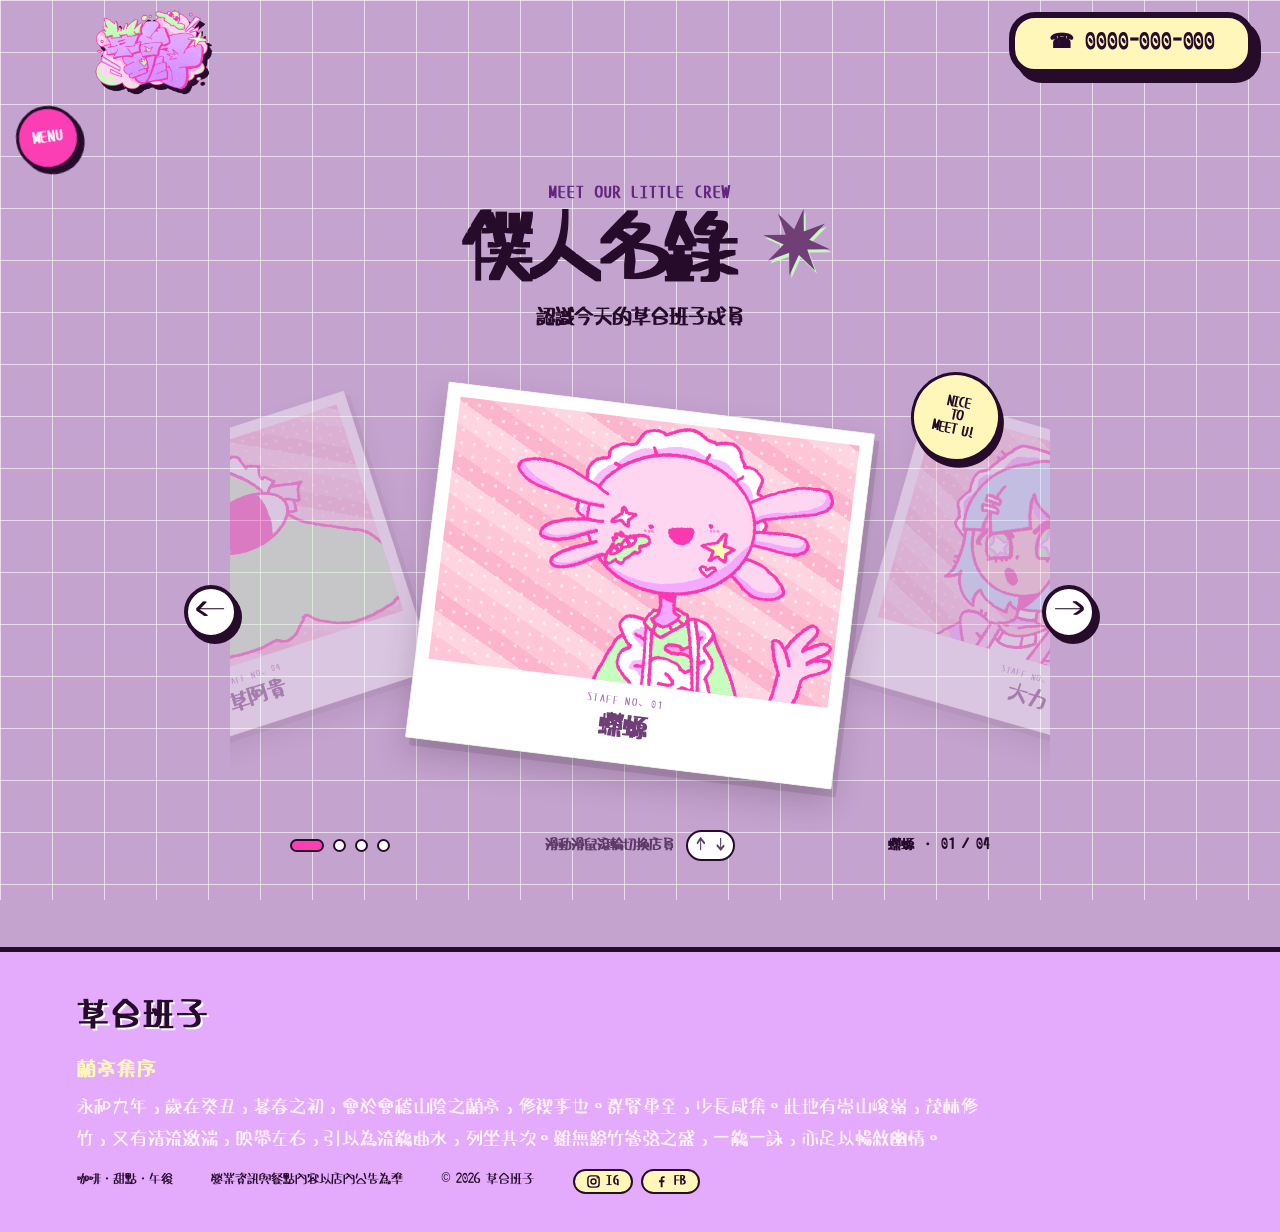
<file: staff.html>
<!doctype html>
<html lang="zh-Hant">
  <head>
    <meta charset="UTF-8" />
    <meta name="viewport" content="width=device-width, initial-scale=1.0" />
    <meta name="theme-color" content="#e4aafb" />
    <meta name="description" content="認識草台班子的店員與角色。" />
    <title>僕人名錄｜草台班子</title>
    <script>try{const key='caotai-neon-intro-v1';if(!sessionStorage.getItem(key)&&!matchMedia('(prefers-reduced-motion: reduce)').matches){sessionStorage.setItem(key,'played');document.documentElement.classList.add('play-neon-intro')}}catch{}</script>
    <link rel="stylesheet" href="assets/styles.css" />
    <script src="assets/site.js" defer></script>
  </head>
  <body>
    <div class="site-intro" data-site-intro aria-label="草台班子霓虹開場">
      <img class="intro-logo-outline" src="assets/images/logo-outline.png" alt="" aria-hidden="true" />
      <img class="intro-logo-color" src="assets/images/figma-image-4.png" alt="" aria-hidden="true" />
      <button class="intro-skip" type="button" data-intro-skip>略過動畫</button>
    </div>
    <button class="menu-sticker" type="button" aria-expanded="false" aria-controls="page-menu">MENU</button>
    <aside class="bubble-overlay" id="page-menu" aria-hidden="true" aria-label="頁面跳轉選單">
      <nav class="bubble-menu-items"><a class="bubble-pill" href="index.html" style="--bubble-tilt:-6deg;--bubble-delay:0ms">首頁 <span>↗</span></a><a class="bubble-pill" href="menu.html" style="--bubble-tilt:5deg;--bubble-delay:90ms">菜單 <span>↗</span></a><a class="bubble-pill" href="staff.html" style="--bubble-tilt:-4deg;--bubble-delay:180ms">僕人名錄 <span>↗</span></a><a class="bubble-pill" href="index.html#visit" style="--bubble-tilt:6deg;--bubble-delay:270ms">來店須知 <span>↗</span></a></nav>
    </aside>
    <button class="bubble-menu-backdrop" type="button" aria-label="關閉選單" tabindex="-1"></button>
    <header class="site-header">
      <a class="brand-mark" href="index.html" aria-label="草台班子首頁"><img src="assets/images/figma-image-4.png" alt="草台班子塗鴉標誌" /></a>
      <a class="phone-pill" href="tel:000000000">☎ <span>0000-000-000</span></a>
    </header>

    <main class="staff-page">
      <section class="staff-heading section-wrap">
        <p class="eyebrow">MEET OUR LITTLE CREW</p>
        <h1>僕人名錄 <span aria-hidden="true">✷</span></h1>
        <p>認識今天的草台班子成員</p>
      </section>

      <section class="staff-gallery" data-staff-gallery tabindex="0" role="region" aria-label="店員拍立得輪播" aria-describedby="staff-wheel-hint">
        <button class="staff-arrow staff-prev" type="button" data-staff-prev aria-label="上一位店員">←</button>
        <div class="staff-stage">
          <article class="staff-slide is-active" data-staff-slide aria-label="蠑螈，1 / 4">
            <button class="staff-polaroid" type="button" data-staff-detail aria-label="查看蠑螈全身立繪"><span class="staff-photo"><img src="assets/images/staff/店員1.PNG" alt="蠑螈角色立繪" /></span><span class="staff-caption"><span>STAFF NO. 01</span><strong>蠑螈</strong></span></button>
          </article>
          <article class="staff-slide" data-staff-slide aria-label="大力，2 / 4" aria-hidden="true">
            <button class="staff-polaroid" type="button" data-staff-detail aria-label="查看大力全身立繪"><span class="staff-photo"><img src="assets/images/staff/店員2.PNG" alt="大力角色立繪" /></span><span class="staff-caption"><span>STAFF NO. 02</span><strong>大力</strong></span></button>
          </article>
          <article class="staff-slide" data-staff-slide aria-label="莓茗子，3 / 4" aria-hidden="true">
            <button class="staff-polaroid" type="button" data-staff-detail aria-label="查看莓茗子全身立繪"><span class="staff-photo"><img src="assets/images/staff/店員3.PNG" alt="莓茗子角色立繪" /></span><span class="staff-caption"><span>STAFF NO. 03</span><strong>莓茗子</strong></span></button>
          </article>
          <article class="staff-slide" data-staff-slide aria-label="草阿貴，4 / 4" aria-hidden="true">
            <button class="staff-polaroid" type="button" data-staff-detail aria-label="查看草阿貴全身立繪"><span class="staff-photo"><img src="assets/images/staff/草阿貴.png" alt="草阿貴角色立繪" /></span><span class="staff-caption"><span>STAFF NO. 04</span><strong>草阿貴</strong></span></button>
          </article>
        </div>
        <button class="staff-arrow staff-next" type="button" data-staff-next aria-label="下一位店員">→</button>
        <span class="staff-sticker" aria-hidden="true">NICE<br />TO<br />MEET U!</span>
      </section>

      <div class="staff-controls" aria-label="店員輪播控制">
        <div class="staff-dots" role="group" aria-label="直接選擇店員">
          <button class="staff-dot is-current" type="button" data-staff-dot="0" aria-label="顯示蠑螈" aria-current="true"></button>
          <button class="staff-dot" type="button" data-staff-dot="1" aria-label="顯示大力"></button>
          <button class="staff-dot" type="button" data-staff-dot="2" aria-label="顯示莓茗子"></button>
          <button class="staff-dot" type="button" data-staff-dot="3" aria-label="顯示草阿貴"></button>
        </div>
        <p id="staff-wheel-hint">滑動滑鼠滾輪切換店員 <span aria-hidden="true">↑ ↓</span></p>
        <p class="staff-status" data-staff-status aria-live="polite">蠑螈 ・ 1 / 4</p>
      </div>
    </main>

    <dialog class="staff-detail" data-staff-dialog aria-label="店員全身立繪"><button class="staff-detail-close" type="button" aria-label="關閉介紹">×</button><div class="staff-detail-art"><img data-detail-image alt="" /></div><div class="staff-detail-layout" aria-hidden="true"><span></span><span></span><span></span></div></dialog>

    <footer class="site-footer"><a class="footer-title" href="index.html">草台班子</a><p class="footer-quote"><span>蘭亭集序</span> 永和九年，歲在癸丑，暮春之初，會於會稽山陰之蘭亭，修禊事也。群賢畢至，少長咸集。此地有崇山峻嶺，茂林修竹，又有清流激湍，映帶左右，引以為流觴曲水，列坐其次。雖無絲竹管弦之盛，一觴一詠，亦足以暢敘幽情。</p><div class="footer-meta"><span>咖啡・甜點・午後</span><span>營業資訊與餐點內容以店內公告為準</span><span>© 2026 草台班子</span><span class="footer-socials"><span class="footer-social"><svg aria-hidden="true" viewBox="0 0 24 24"><rect x="3" y="3" width="18" height="18" rx="5" fill="none" stroke="currentColor" stroke-width="2.3"/><circle cx="12" cy="12" r="4" fill="none" stroke="currentColor" stroke-width="2.3"/><circle cx="18" cy="6" r="1.3" fill="currentColor"/></svg> IG</span><span class="footer-social"><svg aria-hidden="true" viewBox="0 0 24 24"><path fill="currentColor" d="M13.7 21v-8h2.7l.4-3.1h-3.1v-2c0-.9.3-1.5 1.6-1.5H17V3.6c-.3 0-1.2-.1-2.3-.1-2.4 0-4 1.5-4 4.2v2.3H8v3.1h2.7v8z"/></svg> FB</span></span></div></footer>
  </body>
</html>
</file>
<file: assets/styles.css>
@font-face{font-family:"HomeMarker";src:url("fonts/宅在家麥克筆20260121.ttf") format("truetype");font-display:swap}

:root{--ink:#30262c;--muted:#74666f;--paper:#fffafc;--pink:#f5c5d9;--pink-strong:#e98bb3;--lavender:#eee5f1;--line:#382d33;--shadow:7px 7px 0 var(--line);--font:"Noto Sans TC","Microsoft JhengHei",sans-serif}
*{box-sizing:border-box}html{scroll-behavior:smooth}body{margin:0;color:var(--ink);background-color:#fbf6fa;background-image:radial-gradient(#d9c9dc 1px,transparent 1.2px);background-size:18px 18px;font-family:var(--font);line-height:1.7}a{color:inherit;text-decoration:none}button{font:inherit;color:inherit}.site-header{height:86px;padding:0 clamp(22px,6vw,92px);display:flex;align-items:center;justify-content:space-between;background:rgba(255,250,252,.94);border-bottom:2px solid var(--line);position:relative;z-index:5}.wordmark{font-size:22px;font-weight:900;letter-spacing:.08em;line-height:1}.wordmark span{display:block;font-size:9px;font-weight:600;letter-spacing:.19em;margin-top:7px;color:var(--muted)}.site-nav{display:flex;align-items:center;gap:38px;font-size:14px;font-weight:700}.site-nav a{padding:8px 0;border-bottom:2px solid transparent}.site-nav a:hover,.site-nav a.active{border-color:var(--pink-strong)}.menu-toggle{display:none}.hero{min-height:min(680px,calc(100svh - 86px));background:repeating-linear-gradient(135deg,#f7d9e6 0,#f7d9e6 22px,#fae9f0 22px,#fae9f0 44px);padding:70px clamp(22px,9vw,140px) 56px;display:grid;grid-template-columns:.9fr 1.1fr;align-items:center;gap:clamp(40px,7vw,110px);position:relative;overflow:hidden}.hero-copy{max-width:470px}.eyebrow{font-size:10px;font-weight:800;letter-spacing:.21em;color:#866b7a;margin:0 0 16px}.hero h1,.menu-heading h1{font-size:clamp(39px,5.2vw,70px);line-height:1.28;letter-spacing:-.06em;margin:0 0 18px;font-weight:900}.hero h1 span,.menu-heading h1 span,.intro h2 span{color:#9a647e}.hero-description{color:#66545f;margin:0 0 28px;font-size:15px}.button{display:inline-flex;gap:26px;align-items:center;padding:13px 20px;font-weight:800;font-size:13px;border:2px solid var(--line);box-shadow:4px 4px 0 var(--line);transition:transform .18s,box-shadow .18s}.button:hover{transform:translate(3px,3px);box-shadow:1px 1px 0 var(--line)}.button-dark{background:var(--ink);color:white}.carousel{width:100%;max-width:620px;position:relative}.carousel-track{display:flex;overflow:hidden;border:3px solid var(--line);box-shadow:var(--shadow);background:#fff;aspect-ratio:1.22/1}.slide{flex:0 0 100%;min-width:0;position:relative;transition:transform .68s cubic-bezier(.2,.75,.25,1)}.slide img{width:100%;height:100%;position:absolute;inset:0;object-fit:cover}.slide:after{content:"";position:absolute;inset:45% 0 0;background:linear-gradient(transparent,rgba(23,16,21,.63))}.slide-caption{position:absolute;z-index:1;left:24px;bottom:20px;color:white;display:grid;gap:4px}.slide-caption span{font-size:10px;letter-spacing:.16em}.slide-caption strong{font-size:19px}.carousel-controls{display:flex;justify-content:space-between;align-items:center;padding:20px 3px 0}.carousel-dots{display:flex;gap:9px}.carousel-dot{width:9px;height:9px;border:1px solid var(--line);border-radius:50%;background:transparent;padding:0;cursor:pointer}.carousel-dot[aria-current=true]{background:var(--line)}.carousel-arrows{display:flex;gap:8px}.carousel-arrows button{width:38px;height:38px;border:1.5px solid var(--line);background:var(--paper);font-size:18px;cursor:pointer}.carousel-arrows button:hover{background:var(--pink)}.hero-sticker{position:absolute;right:-23px;top:-24px;width:88px;height:88px;border:2px solid var(--line);border-radius:50%;background:#fff7cf;box-shadow:3px 3px 0 var(--line);display:grid;place-content:center;text-align:center;font-size:10px;font-weight:900;line-height:1.25;transform:rotate(11deg)}.hero-bottom{position:absolute;bottom:17px;left:clamp(22px,9vw,140px);right:clamp(22px,9vw,140px);display:flex;justify-content:space-between;font-size:9px;letter-spacing:.15em;font-weight:800;color:#745d69}.section-wrap{width:min(1120px,calc(100% - 44px));margin-inline:auto}.intro{padding-block:100px 120px}.intro-grid{display:grid;grid-template-columns:1fr .72fr;gap:80px;align-items:center}.intro h2{font-size:clamp(29px,4vw,48px);line-height:1.5;letter-spacing:-.05em;margin:0}.intro-grid>div p{color:var(--muted);font-size:14px;margin:0 0 20px}.text-link{font-size:13px;font-weight:800;border-bottom:1px solid var(--ink);padding-bottom:4px}.text-link span{margin-left:14px}.site-footer{background:var(--ink);color:#fff3f8;min-height:140px;padding:35px clamp(22px,6vw,92px);display:flex;align-items:center;justify-content:space-between;gap:28px}.footer-title{font-weight:900;font-size:25px;letter-spacing:.1em}.footer-meta{display:flex;gap:clamp(16px,3vw,42px);font-size:10px;color:#dacbd3}.menu-page{padding:62px 0 100px}.menu-heading{text-align:center;padding:32px 0 48px}.menu-heading h1{font-size:clamp(42px,6vw,68px);margin-bottom:10px}.menu-heading>p:last-child{font-size:13px;color:var(--muted)}.filters{display:flex;gap:10px;margin-bottom:28px;flex-wrap:wrap}.filter-button{border:1.5px solid var(--line);padding:9px 16px;background:var(--paper);font-size:12px;font-weight:700;cursor:pointer}.filter-button span{font-size:9px;color:#897582;margin-left:9px}.filter-button:hover,.filter-button.active{background:var(--pink);box-shadow:3px 3px 0 var(--line);transform:translate(-1px,-1px)}.menu-grid{display:grid;grid-template-columns:repeat(3,minmax(0,1fr));gap:22px}.menu-card{border:2px solid var(--line);background:var(--paper);box-shadow:4px 4px 0 var(--line);transition:transform .2s,box-shadow .2s}.menu-card:hover{transform:translate(-2px,-2px);box-shadow:6px 6px 0 var(--line)}.menu-card[hidden]{display:none}.menu-card>img{display:block;width:100%;height:210px;object-fit:cover;border-bottom:2px solid var(--line)}.menu-card-copy{padding:15px 16px 18px;display:grid;grid-template-columns:1fr auto;align-items:start;gap:0 8px}.card-category{margin:0 0 3px;font-size:9px;font-weight:800;letter-spacing:.16em;color:#987183}.menu-card h2{font-size:16px;margin:0;letter-spacing:.01em}.price{font-size:13px;font-weight:800;padding-top:19px;white-space:nowrap}.menu-card-copy>p:last-child{grid-column:1/-1;margin:9px 0 0;color:var(--muted);font-size:11px}.menu-note{font-size:11px;color:var(--muted);margin-top:28px}.menu-page+.site-footer{margin-top:0}
@media(max-width:820px){.hero{grid-template-columns:1fr;gap:40px;padding:55px 9vw 75px;min-height:auto}.hero-copy{max-width:600px}.carousel{max-width:none;width:calc(100% - 10px);margin-right:10px}.hero-bottom{bottom:19px}.hero-sticker{right:-18px;top:-19px}.intro-grid{gap:35px}.menu-grid{grid-template-columns:repeat(2,minmax(0,1fr))}}
@media(max-width:560px){.site-header{height:72px}.wordmark{font-size:19px}.menu-toggle{display:grid;gap:5px;background:none;border:0;padding:10px}.menu-toggle span{height:2px;width:23px;background:var(--ink)}.site-nav{display:none;position:absolute;top:70px;right:0;left:0;padding:16px 24px 22px;background:var(--paper);border-bottom:2px solid var(--line);flex-direction:column;align-items:stretch;gap:7px}.site-nav.open{display:flex}.site-nav a{padding:9px 0}.hero{padding:42px 22px 68px}.hero h1{font-size:42px}.hero-description{font-size:13px}.carousel-track{aspect-ratio:.96/1}.slide-caption{left:17px;bottom:15px}.slide-caption strong{font-size:16px}.hero-bottom{left:22px;right:22px;font-size:8px}.intro{padding-block:72px 80px}.intro-grid{grid-template-columns:1fr;gap:18px}.intro h2{font-size:31px}.site-footer{align-items:flex-start;flex-direction:column;padding-block:28px}.footer-meta{flex-direction:column;gap:4px}.menu-page{padding-top:43px}.menu-heading{padding-bottom:28px}.filters{gap:8px}.filter-button{padding:8px 11px}.menu-grid{grid-template-columns:1fr;gap:18px}.menu-card>img{height:230px}}
@media(prefers-reduced-motion:reduce){*,*::before,*::after{scroll-behavior:auto!important;transition-duration:.01ms!important;animation-duration:.01ms!important;animation-iteration-count:1!important}}

/* Hand-drawn collage direction based on the supplied Figma and screenshot. */
:root{--ink:#260b2b;--muted:#6c4a73;--paper:#fffaff;--pink:#ffabe1;--pink-strong:#fb3eb4;--lavender:#f4d7ff;--line:#260b2b;--shadow:8px 9px 0 var(--line);--font:"HomeMarker","Microsoft JhengHei",sans-serif}
body{background-color:#f4d7ff;background-image:none;font-family:var(--font)}
body::before,body::after{content:"";position:fixed;z-index:0;pointer-events:none;top:185px;width:clamp(125px,18vw,255px);height:76vh;background-repeat:no-repeat;background-size:contain;background-position:center;opacity:.36}
body::before{left:-28px;background-image:url("images/figma-image-2.png")}
body::after{right:-30px;background-image:url("images/figma-image-1.png")}
.site-header{height:150px;padding:0 5vw;background:transparent;border:0;align-items:stretch;z-index:5}
.brand-mark{position:absolute;top:-11px;left:12px;width:clamp(112px,17vw,205px);height:90px;z-index:2}
.brand-mark img{width:100%;height:100%;object-fit:contain;filter:drop-shadow(4px 5px 0 var(--line))}
.phone-pill{position:absolute;top:0;right:2vw;min-width:245px;text-align:center;background:#fff7ba;border:6px solid var(--line);border-radius:0 0 38px 38px;box-shadow:0 7px 0 var(--line);padding:8px 17px 9px;font-size:20px;font-weight:900;letter-spacing:.04em}
.site-nav{position:absolute;left:50%;bottom:13px;transform:translateX(-50%);gap:12px;white-space:nowrap}
.site-nav a{border:6px solid var(--line);border-radius:999px;background:#fff;padding:6px 18px 8px;box-shadow:4px 5px 0 var(--line);font-size:clamp(16px,2.2vw,27px);line-height:1.3;transition:transform .15s,background .15s,color .15s}
.site-nav a:hover,.site-nav a.active{background:var(--pink-strong);color:#fff;border-color:var(--line);transform:translateY(-2px)}
.hero{isolation:isolate;z-index:1;min-height:590px;margin:0 auto;width:min(1180px,calc(100% - 30px));padding:58px clamp(25px,5vw,60px) 54px;grid-template-columns:.72fr 1.28fr;gap:35px;background:repeating-linear-gradient(45deg,#ffabe1 0,#ffabe1 42px,#f9bde9 42px,#f9bde9 84px);border:7px solid var(--line);border-radius:42px;box-shadow:var(--shadow);overflow:visible}
.hero-copy{position:relative;z-index:2}.hero .eyebrow,.menu-banner .eyebrow{color:#8d2fa6;font-size:clamp(11px,1.4vw,17px);letter-spacing:.12em}.hero h1{font-size:clamp(38px,5.1vw,68px);line-height:1.3;letter-spacing:-.08em}.hero h1 span{color:var(--ink)}.doodle-heart{display:inline-block;color:var(--pink-strong);font-size:1.12em;line-height:.7;text-shadow:3px 3px 0 white,-3px -2px 0 var(--pink-strong);transform:rotate(12deg);margin-left:8px}.hero-description{color:var(--ink);font-size:clamp(14px,1.6vw,19px);font-weight:700}.hero .button{border-width:5px;border-radius:999px;box-shadow:5px 6px 0 var(--line);padding:12px 22px;font-size:18px}.hero .carousel-track{border:5px solid var(--line);border-radius:28px;box-shadow:7px 8px 0 var(--line);aspect-ratio:1.08/1}.carousel-controls{padding:18px 8px 0}.carousel-dot{width:12px;height:12px;border:2px solid var(--line)}.carousel-dot[aria-current=true]{background:var(--pink-strong)}.carousel-arrows button{border:3px solid var(--line);border-radius:50%;box-shadow:3px 3px 0 var(--line);width:44px;height:44px;font-size:24px}.carousel-arrows button:hover{background:var(--pink-strong);color:white}.hero-sticker{width:110px;height:110px;right:-25px;top:-35px;border:4px solid var(--line);font-size:14px;box-shadow:5px 5px 0 var(--line);transform:rotate(10deg)}
.hero-bottom{font-size:11px;color:var(--ink)}
.intro,.visit-note{position:relative;z-index:1}.intro{padding-block:95px 65px}.intro h2{font-size:clamp(32px,4.6vw,57px)}.intro h2 span{color:#8d2fa6}.text-link{font-size:16px;border-bottom:3px solid var(--pink-strong)}
.visit-note{padding:35px 40px 42px;margin-bottom:85px;background:#fff7ba;border:5px solid var(--line);border-radius:26px;box-shadow:7px 8px 0 var(--line)}.visit-note h2{font-size:38px;margin:0 0 4px}.visit-note>p:last-child{margin:0;font-size:16px}.sticker-star{position:absolute;right:30px;top:10px;font-size:90px;line-height:1;color:white;text-shadow:4px 5px 0 var(--line),-2px -2px 0 var(--pink-strong);transform:rotate(12deg)}
.site-footer{position:relative;z-index:1;background:#a373f6;border-top:5px solid var(--line);color:white;min-height:155px}.footer-title{font-size:30px;text-shadow:3px 3px 0 var(--line)}.footer-meta{color:#fff;font-size:12px}
.menu-page{position:relative;z-index:1;padding:42px 0 94px}.menu-banner{position:relative;isolation:isolate;min-height:320px;margin-bottom:94px;display:flex;align-items:center;padding:45px clamp(24px,5vw,48px);overflow:hidden;background:repeating-linear-gradient(45deg,#ffabe1 0,#ffabe1 44px,#f9bde9 44px,#f9bde9 88px);border:7px solid var(--line);border-radius:42px;box-shadow:var(--shadow)}.menu-banner-copy{position:relative;z-index:1}.menu-banner h1{font-size:clamp(50px,8vw,95px);line-height:1.15;letter-spacing:-.08em;margin:0 0 10px}.menu-banner h1 .doodle-heart{font-size:.85em}.menu-banner-copy>p:last-child{font-size:clamp(17px,2vw,23px);font-weight:800;margin:0}.banner-spark{position:absolute;right:10%;top:35px;color:white;font-size:150px;line-height:1;text-shadow:5px 6px 0 var(--line),-3px -3px 0 var(--pink-strong);transform:rotate(13deg)}
.menu-intro{display:flex;justify-content:space-between;align-items:end;margin-bottom:34px}.menu-intro .eyebrow{font-size:clamp(12px,1.7vw,20px);color:#8d2fa6;margin-bottom:0;letter-spacing:.12em}.menu-intro h2{font-size:clamp(34px,5vw,58px);line-height:1.2;margin:0;letter-spacing:-.06em}.menu-intro>p{margin:0 0 3px;text-align:right;color:#72567c;font-weight:800;font-size:clamp(12px,1.5vw,17px)}
.filters{gap:12px;margin-bottom:34px}.filter-button{border:4px solid var(--line);border-radius:999px;padding:9px 22px;background:#fff;box-shadow:4px 5px 0 var(--line);font-size:clamp(16px,2vw,24px);transition:transform .15s,background .15s}.filter-button span{font-size:.75em;color:inherit}.filter-button:hover,.filter-button.active{background:var(--pink-strong);color:white;box-shadow:4px 5px 0 var(--line);transform:translateY(-2px)}
.menu-card{border:4px solid var(--line);border-radius:20px;overflow:hidden;box-shadow:5px 6px 0 var(--line);background:#fff}.menu-card>img{height:235px;border-bottom:4px solid var(--line)}.menu-card h2{font-size:20px}.menu-card-copy>p:last-child{font-size:14px}.price{font-size:17px}.menu-note{font-size:13px;font-weight:700}
@media(max-width:820px){.site-header{height:142px}.brand-mark{width:132px;height:75px}.phone-pill{min-width:190px;font-size:16px}.site-nav{bottom:14px;gap:8px}.site-nav a{border-width:4px;padding:6px 13px;box-shadow:3px 4px 0 var(--line)}.hero{min-height:0;grid-template-columns:1fr;gap:28px;padding:36px 30px 52px}.hero-copy{max-width:none}.hero h1{font-size:clamp(42px,8vw,66px)}.carousel{max-width:560px;margin:auto}.carousel-track{aspect-ratio:1.35/1}.menu-banner{min-height:280px}.menu-banner .banner-spark{right:5%;font-size:110px}}
@media(max-width:560px){body::before,body::after{opacity:.18;width:100px;top:215px}.site-header{height:154px;padding:0 14px}.brand-mark{top:-7px;left:4px;width:112px;height:65px}.phone-pill{right:7px;top:0;min-width:145px;padding:6px 7px 8px;border-width:4px;font-size:13px;border-radius:0 0 25px 25px}.site-nav{bottom:13px;width:calc(100% - 20px);justify-content:center;gap:5px}.site-nav a{border-width:3px;padding:6px 9px;box-shadow:2px 3px 0 var(--line);font-size:clamp(13px,3.5vw,17px)}.menu-toggle{position:absolute;right:10px;top:62px;z-index:3;border:3px solid var(--line);border-radius:50%;background:white;box-shadow:2px 2px 0 var(--line)}.menu-toggle span{width:19px}.site-nav.open{display:flex;top:150px;bottom:auto;left:10px;transform:none;width:calc(100% - 20px);border:4px solid var(--line);border-radius:20px;background:#fff;padding:12px;box-shadow:4px 5px 0 var(--line);flex-direction:column;align-items:stretch}.site-nav.open a{text-align:center}.hero{width:calc(100% - 20px);margin:0 auto;border-width:5px;border-radius:28px;padding:30px 20px 48px;box-shadow:5px 6px 0 var(--line)}.hero h1{font-size:41px}.hero-description{font-size:14px}.hero .button{font-size:16px;border-width:4px}.carousel-track{aspect-ratio:.95/1;border-width:4px;border-radius:20px}.hero-sticker{width:80px;height:80px;right:-12px;top:-22px;font-size:10px;border-width:3px}.hero-bottom{left:18px;right:18px;font-size:8px}.intro{padding-block:68px 48px}.intro-grid{grid-template-columns:1fr;gap:15px}.intro h2{font-size:32px}.visit-note{padding:25px 22px 30px;margin-bottom:60px}.visit-note h2{font-size:30px}.visit-note>p:last-child{font-size:14px}.sticker-star{right:13px;top:4px;font-size:65px}.site-footer{padding-block:26px}.footer-meta{font-size:11px}.menu-page{padding-top:22px}.menu-banner{min-height:238px;width:calc(100% - 20px);margin-bottom:62px;padding:26px 20px;border-width:5px;border-radius:28px;box-shadow:5px 6px 0 var(--line)}.menu-banner h1{font-size:clamp(47px,12vw,68px)}.menu-banner .eyebrow{font-size:11px}.menu-banner-copy>p:last-child{font-size:16px}.banner-spark{right:3%;top:40px;font-size:75px}.menu-intro{align-items:flex-end;gap:10px;margin-bottom:23px}.menu-intro h2{font-size:36px}.menu-intro>p{font-size:10px}.filters{gap:8px;margin-bottom:28px}.filter-button{border-width:3px;padding:7px 12px;box-shadow:3px 4px 0 var(--line);font-size:16px}.menu-card{border-width:3px;border-radius:16px;box-shadow:4px 5px 0 var(--line)}.menu-card>img{height:220px;border-bottom-width:3px}.menu-card h2{font-size:18px}.menu-card-copy>p:last-child{font-size:12px}}

/* Initial palette and Polaroid collage requested in the visual direction. */
:root{--ink:#260b2b;--muted:#6c4a73;--paper:#fffaff;--pink:#fdd6ef;--pink-strong:#fb3eb4;--lavender:#e4aafb;--mint:#c4fabb;--line:#260b2b;--shadow:8px 9px 0 var(--line);--font:"HomeMarker","Microsoft JhengHei",sans-serif}
body{background-color:var(--lavender);background-image:radial-gradient(var(--pink) 4px,transparent 4.5px)}

/* Keep the brand mark fully inside the header and give the phone tag breathing room. */
.brand-mark{top:2px;left:clamp(14px,3vw,42px);width:clamp(138px,18vw,225px);height:100px}
.phone-pill{top:12px}
@media(max-width:820px){.brand-mark{top:2px;width:150px;height:88px}.phone-pill{top:10px}}
@media(max-width:560px){.brand-mark{top:0;left:4px;width:124px;height:74px}.phone-pill{top:5px}}
.phone-pill{border-radius:26px;box-shadow:7px 8px 0 var(--line)}
@media(max-width:560px){.phone-pill{border-radius:22px;box-shadow:4px 5px 0 var(--line)}}
.site-footer{align-items:flex-start;flex-direction:column;gap:12px;padding-block:38px}
.footer-quote{max-width:920px;margin:0;color:#fff3f8;font-size:clamp(14px,1.35vw,17px);line-height:1.9;letter-spacing:.04em}
.footer-quote span{display:block;margin-bottom:4px;color:#fff7ba;font-size:18px;font-weight:900;letter-spacing:.12em}
.footer-meta{flex-wrap:wrap;gap:10px clamp(16px,3vw,42px);margin-top:2px}
.footer-socials{display:flex;align-items:center;gap:8px;flex-wrap:wrap}
.footer-social{display:inline-flex;align-items:center;padding:1px 11px;border:2px solid var(--line);border-radius:999px;background:#fff7ba;color:var(--line);font-size:11px;font-weight:900;letter-spacing:.08em;cursor:default;transition:background .18s,color .18s}
.footer-social svg{width:15px;height:15px;margin-right:5px;flex:none}
.footer-social:hover{background:var(--line);color:#fff7ba}
@media(max-width:560px){.site-footer{gap:10px;padding-block:28px}.footer-quote{font-size:13px;line-height:1.8}.footer-quote span{font-size:16px}.footer-meta{font-size:10px}}
body{background-color:#c5a3cf;background-image:linear-gradient(rgba(255,255,255,.62) 1px,transparent 1px),linear-gradient(90deg,rgba(255,255,255,.62) 1px,transparent 1px);background-size:52px 52px;background-attachment:fixed}
.hero{background:repeating-linear-gradient(45deg,var(--pink) 0,var(--pink) 42px,#f4c6e9 42px,#f4c6e9 84px)}
.menu-banner{background:repeating-linear-gradient(45deg,var(--pink) 0,var(--pink) 44px,#f4c6e9 44px,#f4c6e9 88px)}
.menu-banner{background:repeating-linear-gradient(45deg,var(--pink) 0,var(--pink) 44px,#f4c6e9 44px,#f4c6e9 88px)}
.site-footer{background:var(--lavender);color:var(--ink);border-top:5px solid var(--line)}.footer-title{text-shadow:2px 2px 0 white}.footer-meta{color:var(--ink)}
.quick-cards{position:relative;z-index:1;display:grid;grid-template-columns:1fr 1fr;gap:18px;margin:24px auto 82px}
.quick-card{position:relative;min-height:125px;padding:21px 28px;display:flex;flex-direction:column;justify-content:center;border:5px solid var(--line);border-radius:22px;box-shadow:7px 8px 0 var(--line);transition:transform .18s,box-shadow .18s;overflow:hidden}
.quick-card:hover{transform:translate(-3px,-3px) rotate(-1deg);box-shadow:10px 11px 0 var(--line)}.quick-card-mint{background:var(--mint)}.quick-card-pink{background:var(--pink)}.quick-card small{font-size:11px;letter-spacing:.12em}.quick-card strong{font-size:30px;line-height:1.4}.quick-card strong span{font-size:20px}.quick-doodle{position:absolute;right:20px;top:8px;font-size:48px;color:white;text-shadow:3px 3px 0 var(--line),-2px -2px 0 var(--pink-strong);transform:rotate(12deg)}
.crew-preview{position:relative;z-index:1;padding:4px 0 78px}.crew-heading{display:flex;justify-content:space-between;align-items:end;gap:24px}.crew-heading .eyebrow{color:#63267e;font-size:14px;margin-bottom:3px}.crew-heading h2{font-size:clamp(36px,5vw,58px);line-height:1.2;margin:0}.crew-heading h2 span{color:var(--pink-strong);text-shadow:2px 2px white}.crew-heading>p{font-size:15px;font-weight:700;margin:0 0 8px}.polaroid-wall{min-height:370px;margin-top:16px;display:flex;align-items:center;justify-content:center;gap:clamp(28px,8vw,105px);position:relative}
.polaroid{position:relative;width:min(285px,40vw);margin:25px 0 15px;padding:13px 13px 18px;background:#fff;border:2px solid var(--line);box-shadow:7px 8px 0 var(--line);transform:rotate(-5deg);z-index:1}.polaroid-main{width:min(310px,44vw)}.polaroid-small{transform:rotate(7deg);margin-top:55px}.polaroid-photo{height:260px;position:relative;display:grid;place-items:center;overflow:hidden;background:var(--pink)}.polaroid-photo img{width:100%;height:100%;object-fit:contain;padding:8px}.portrait-placeholder{background:linear-gradient(145deg,#e4aafb,#fdd6ef 68%,#c4fabb)}.placeholder-person{position:relative;width:128px;height:190px;display:block}.placeholder-person i{position:absolute;left:36px;top:14px;width:58px;height:68px;border:4px solid var(--line);border-radius:48% 48% 45% 45%;background:#f7c7b4;z-index:2}.placeholder-person i:before,.placeholder-person i:after{content:"";position:absolute;top:-9px;width:27px;height:36px;border:4px solid var(--line);border-radius:50%;background:#4a2448}.placeholder-person i:before{left:-10px}.placeholder-person i:after{right:-10px}.placeholder-person b{position:absolute;left:18px;top:76px;width:96px;height:102px;border:4px solid var(--line);border-radius:44px 44px 16px 16px;background:var(--pink-strong);clip-path:polygon(23% 0,77% 0,100% 100%,0 100%)}.placeholder-person b:after{content:"";position:absolute;left:31px;top:4px;width:28px;height:82px;background:#fff;border-left:3px solid var(--line);border-right:3px solid var(--line);clip-path:polygon(50% 0,100% 100%,0 100%)}.placeholder-person em{position:absolute;left:55px;top:6px;width:22px;height:16px;background:#fff;border:3px solid var(--line);border-radius:2px 12px 2px 12px;transform:rotate(45deg);z-index:3}.placeholder-label{position:absolute;bottom:8px;padding:3px 9px;background:#fff;border:2px solid var(--line);font-size:12px;font-weight:800;transform:rotate(-3deg)}.sparkle-mark{position:absolute;top:14px;right:15px;color:#fff;font-size:40px;text-shadow:2px 2px var(--line)}.tape{position:absolute;z-index:3;width:75px;height:20px;background:rgba(251,62,180,.65);border:1px solid rgba(38,11,43,.45);transform:rotate(-8deg)}.tape-top{left:calc(50% - 38px);top:4px}.polaroid figcaption{padding:13px 7px 0;display:grid;gap:2px}.polaroid figcaption span{font-size:10px;letter-spacing:.12em}.polaroid figcaption strong{font-size:18px}.crew-sticker{position:absolute;right:10%;top:36px;width:86px;height:86px;border:3px solid var(--line);border-radius:50%;display:grid;place-content:center;text-align:center;background:#fff7ba;box-shadow:4px 4px 0 var(--line);font-size:12px;font-weight:900;line-height:1.1;transform:rotate(11deg)}
.visit-note{background:var(--mint);border-color:var(--line);box-shadow:7px 8px 0 var(--line)}.menu-card{border-radius:18px}.menu-card:nth-child(odd){transform:rotate(-.7deg)}.menu-card:nth-child(even){transform:rotate(.7deg)}.menu-card:hover{transform:translate(-2px,-2px) rotate(0);box-shadow:7px 8px 0 var(--line)}.filter-button.active{background:var(--pink-strong)}
@media(max-width:820px){.quick-cards{gap:14px;margin-bottom:66px}.quick-card{min-height:112px;padding:17px 20px}.quick-card strong{font-size:25px}.crew-sticker{right:3%;top:10px}.polaroid-photo{height:225px}}
@media(max-width:560px){.quick-cards{grid-template-columns:1fr;gap:14px;margin:17px auto 58px}.quick-card{min-height:94px;border-width:4px;border-radius:18px;box-shadow:5px 6px 0 var(--line)}.quick-card strong{font-size:24px}.quick-doodle{font-size:38px}.crew-preview{padding-bottom:48px}.crew-heading{align-items:flex-start;flex-direction:column;gap:6px}.crew-heading .eyebrow{font-size:12px}.crew-heading h2{font-size:38px}.crew-heading>p{font-size:12px}.polaroid-wall{min-height:310px;gap:12px;margin-top:10px}.polaroid{width:48%;padding:8px 8px 12px;margin:26px 0 8px;box-shadow:5px 6px 0 var(--line)}.polaroid-main{width:53%}.polaroid-photo{height:190px}.polaroid-small{margin-top:54px}.placeholder-person{transform:scale(.78)}.polaroid figcaption{padding-top:8px}.polaroid figcaption span{font-size:8px}.polaroid figcaption strong{font-size:14px}.placeholder-label{font-size:9px;bottom:5px}.crew-sticker{width:64px;height:64px;right:0;top:0;font-size:9px;border-width:2px}.visit-note{background:var(--mint)}}

.staff-page{position:relative;z-index:1;padding:32px 0 70px}
.staff-heading{text-align:center;margin-bottom:6px}
.staff-heading .eyebrow{color:#63267e;font-size:14px;letter-spacing:.15em;margin-bottom:2px}
.staff-heading h1{font-size:clamp(42px,6vw,72px);line-height:1.2;margin:0;letter-spacing:-.06em}
.staff-heading h1 span{display:inline-block;color:var(--pink-strong);text-shadow:3px 3px white;transform:rotate(12deg)}
.staff-heading>p:last-child{font-size:clamp(14px,1.6vw,19px);font-weight:700;margin:8px 0 0}
.staff-gallery{position:relative;width:min(950px,100%);margin:0 auto;display:flex;align-items:center;justify-content:center;outline:none;touch-action:pan-y}
.staff-gallery:focus-visible{outline:4px dashed var(--pink-strong);outline-offset:4px;border-radius:24px}
.staff-stage{position:relative;width:min(740px,100%);height:590px;display:grid;place-items:center;overflow:hidden}
.staff-stage:before,.staff-stage:after{content:"";position:absolute;width:270px;height:350px;background:#fff;border:3px solid var(--line);box-shadow:5px 6px 0 var(--line);border-radius:3px;top:105px;left:calc(50% - 135px);z-index:0}
.staff-stage:before{transform:translateX(-27%) rotate(-12deg);background:linear-gradient(145deg,#c4fabb,#fdd6ef)}
.staff-stage:after{transform:translateX(27%) rotate(10deg);background:linear-gradient(145deg,#fdd6ef,#e4aafb)}
.staff-slide{position:absolute;inset:0;display:grid;place-items:center;opacity:0;transform:translateX(55px) rotate(7deg) scale(.82);transition:transform .5s cubic-bezier(.2,.75,.25,1),opacity .35s;pointer-events:none;z-index:0}
.staff-slide.is-active{opacity:1;transform:translateX(0) rotate(0) scale(1);z-index:3;pointer-events:auto}
.staff-slide.is-before{opacity:.38;transform:translateX(-51%) rotate(-10deg) scale(.82);z-index:1}
.staff-slide.is-after{opacity:.38;transform:translateX(51%) rotate(9deg) scale(.82);z-index:1}
.staff-polaroid{position:relative;width:310px;margin:0;padding:14px 14px 18px;background:#fff;border:3px solid var(--line);box-shadow:9px 10px 0 var(--line);transform:rotate(-2deg)}
.staff-slide.is-before .staff-polaroid{transform:rotate(-8deg)}.staff-slide.is-after .staff-polaroid{transform:rotate(7deg)}
.staff-photo{height:410px;position:relative;display:grid;place-items:center;overflow:hidden;background:radial-gradient(#fdd6ef 2px,transparent 2.5px);background-size:18px 18px;background-color:#e4aafb}
.staff-photo img{display:block;width:100%;height:100%;object-fit:contain;object-position:center bottom}
.staff-polaroid figcaption{display:grid;gap:0;padding:12px 8px 2px;text-align:center}
.staff-polaroid figcaption span{font-size:11px;letter-spacing:.14em;color:#72357c}
.staff-polaroid figcaption strong{font-size:24px;line-height:1.35}
.staff-tape{position:absolute;z-index:2;top:4px;left:calc(50% - 46px);width:92px;height:25px;background:rgba(251,62,180,.72);border:1px solid rgba(38,11,43,.45);transform:rotate(-6deg)}
.staff-arrow{position:absolute;z-index:5;top:50%;width:54px;height:54px;border:4px solid var(--line);border-radius:50%;background:#fff;box-shadow:4px 5px 0 var(--line);font-size:30px;line-height:1;cursor:pointer;transition:transform .15s,background .15s}
.staff-arrow:hover{background:var(--pink-strong);color:white;transform:scale(1.06)}.staff-prev{left:2%}.staff-next{right:2%}
.staff-sticker{position:absolute;z-index:4;right:12%;top:32px;width:90px;height:90px;border:3px solid var(--line);border-radius:50%;display:grid;place-content:center;text-align:center;background:#fff7ba;box-shadow:4px 5px 0 var(--line);font-size:12px;font-weight:900;line-height:1.1;transform:rotate(12deg)}
.staff-controls{width:min(700px,calc(100% - 34px));margin:0 auto 16px;display:grid;grid-template-columns:1fr auto 1fr;align-items:center;gap:12px}
.staff-dots{display:flex;gap:9px;align-items:center}.staff-dot{width:13px;height:13px;padding:0;border:2px solid var(--line);border-radius:50%;background:#fff;cursor:pointer}.staff-dot.is-current{width:34px;border-radius:99px;background:var(--pink-strong)}
.staff-controls p{font-size:13px;font-weight:700;margin:0}.staff-controls #staff-wheel-hint{text-align:center;color:#5d3b66}.staff-controls #staff-wheel-hint span{display:inline-block;padding:2px 6px;border:2px solid var(--line);border-radius:99px;background:#fff;margin-left:4px}.staff-status{text-align:right}
@media(max-width:820px){.staff-stage{height:535px}.staff-stage:before,.staff-stage:after{top:92px;width:230px;height:330px;left:calc(50% - 115px)}.staff-polaroid{width:280px}.staff-photo{height:365px}.staff-sticker{right:9%;top:26px}.staff-arrow{width:48px;height:48px}}
@media(max-width:560px){.staff-page{padding:24px 0 50px}.staff-heading .eyebrow{font-size:11px}.staff-heading h1{font-size:43px}.staff-heading>p:last-child{font-size:13px}.staff-stage{height:470px}.staff-stage:before,.staff-stage:after{top:74px;width:190px;height:290px;left:calc(50% - 95px)}.staff-polaroid{width:min(250px,68vw);padding:10px 10px 13px;border-width:3px;box-shadow:6px 7px 0 var(--line)}.staff-photo{height:330px}.staff-polaroid figcaption{padding-top:8px}.staff-polaroid figcaption span{font-size:9px}.staff-polaroid figcaption strong{font-size:20px}.staff-tape{top:2px;width:76px;height:21px;left:calc(50% - 38px)}.staff-arrow{top:auto;bottom:6px;width:42px;height:42px;border-width:3px;font-size:24px}.staff-prev{left:9%}.staff-next{right:9%}.staff-sticker{width:68px;height:68px;right:3%;top:18px;border-width:2px;font-size:9px}.staff-controls{grid-template-columns:1fr 1fr;gap:9px;margin-top:5px}.staff-dots{grid-column:1/-1;justify-content:center;order:2}.staff-controls #staff-wheel-hint{order:1;grid-column:1/-1;font-size:12px}.staff-status{order:3;font-size:11px!important}}

body::before,body::after{display:none}

/* Pixel snowfall sits over the paper background and behind page content. */
.site-header,main,.site-footer{position:relative;z-index:1}

/* BubbleMenu-style full-screen navigation with a translucent pink veil. */
.menu-sticker{position:fixed;z-index:32;left:16px;top:106px;width:64px;height:64px;padding:0;border:3px solid var(--line);border-radius:50%;background:var(--pink-strong);color:#fff;box-shadow:4px 5px 0 var(--line);font-weight:900;font-size:13px;letter-spacing:.04em;transform:rotate(-8deg);cursor:pointer;transition:transform .2s,background .2s}
.menu-sticker:hover{transform:rotate(0) scale(1.08);background:#d82991}
.bubble-overlay{position:fixed;z-index:31;inset:0;display:grid;place-items:center;padding:90px 22px 34px;background:rgba(251,62,180,.68);backdrop-filter:blur(7px);-webkit-backdrop-filter:blur(7px);opacity:0;visibility:hidden;transition:opacity .48s,visibility 0s linear .5s}
.bubble-overlay.open{opacity:1;visibility:visible;transition:opacity .28s,visibility 0s}
.bubble-menu-items{width:min(680px,100%);display:grid;gap:14px;justify-items:center}
.bubble-pill{width:min(590px,100%);min-height:clamp(84px,13vh,132px);padding:12px clamp(22px,6vw,60px);display:flex;justify-content:center;align-items:center;gap:18px;border:4px solid var(--line);border-radius:999px;background:#fffaff;color:var(--ink);box-shadow:6px 7px 0 var(--line);font-size:clamp(27px,6vw,54px);font-weight:900;letter-spacing:.04em;text-align:center;opacity:0;transform:scale(.08) rotate(var(--bubble-tilt)) translateY(40px);transition:transform .48s cubic-bezier(.2,.9,.25,1.3),opacity .22s,background .2s,color .2s;transition-delay:0ms}
.bubble-overlay.open .bubble-pill{opacity:1;transform:scale(1) rotate(var(--bubble-tilt)) translateY(0);transition-delay:var(--bubble-delay)}
.bubble-pill span{font-size:.58em}
.bubble-pill:hover,.bubble-pill:focus-visible{background:var(--mint);color:var(--ink);transform:scale(1.04) rotate(0);outline:none}
.bubble-pill:nth-child(2):hover,.bubble-pill:nth-child(2):focus-visible{background:#ffe9d7}
.bubble-pill:nth-child(3):hover,.bubble-pill:nth-child(3):focus-visible{background:#e4aafb}
.bubble-pill:nth-child(4):hover,.bubble-pill:nth-child(4):focus-visible{background:#713f78;color:#fff}
.bubble-menu-backdrop{position:fixed;z-index:30;inset:0;width:100%;height:100%;border:0;background:transparent;opacity:0;visibility:hidden;cursor:default}
body.menu-open .bubble-menu-backdrop{visibility:visible}
.has-scroll-reveal [data-animated-content]{opacity:0;translate:0 54px;scale:.98;transition:opacity .72s cubic-bezier(.16,1,.3,1),translate .8s cubic-bezier(.16,1,.3,1),scale .8s cubic-bezier(.16,1,.3,1);transition-delay:var(--content-delay,0ms)}
.has-scroll-reveal [data-animated-content].is-visible{opacity:1;translate:0 0;scale:1}
main h1{animation:heading-pop .65s cubic-bezier(.2,.75,.25,1) both}
@keyframes heading-pop{from{opacity:0;transform:translateY(18px) scale(.97);filter:blur(5px)}to{opacity:1;transform:translateY(0) scale(1);filter:blur(0)}}
.staff-stage{width:min(100%,820px);height:clamp(455px,58vw,590px)}
.staff-polaroid{display:block;appearance:none;font:inherit;color:inherit;text-align:initial;cursor:pointer;width:clamp(240px,34vw,310px);transition:transform .2s,box-shadow .2s}
.staff-polaroid:hover{transform:translateY(-5px) rotate(-1deg);box-shadow:10px 13px 0 var(--line)}
.staff-caption{display:grid;gap:0;padding:12px 8px 2px;text-align:center}
.staff-caption>span{font-size:11px;letter-spacing:.14em;color:#72357c}
.staff-caption strong{font-size:clamp(19px,2.5vw,24px);line-height:1.35}
.staff-detail{position:fixed;inset:50% auto auto 50%;transform:translate(-50%,-50%);width:min(860px,calc(100vw - 34px));height:min(760px,calc(100dvh - 34px));max-width:none;max-height:none;padding:clamp(22px,5vw,54px);overflow:hidden;border:5px solid var(--line);background:repeating-linear-gradient(45deg,var(--pink) 0,var(--pink) 38px,#f4c6e9 38px,#f4c6e9 76px);box-shadow:10px 11px 0 var(--line)}
.staff-detail[open]{display:grid;grid-template-columns:minmax(0,1.2fr) minmax(100px,.8fr);align-items:center;gap:clamp(14px,4vw,48px)}
.staff-detail::backdrop{background:rgba(38,11,43,.7)}
.staff-detail-close{position:absolute;z-index:3;right:14px;top:14px;width:44px;height:44px;border:3px solid var(--line);background:#fff;font-size:30px;line-height:1;cursor:pointer}
.staff-detail-art{height:100%;min-height:0;display:grid;place-items:center;overflow:hidden;border:4px solid var(--line);background:radial-gradient(#fdd6ef 2px,transparent 2.5px);background-size:18px 18px;background-color:#e4aafb;box-shadow:7px 8px 0 var(--line)}
.staff-detail-art img{display:block;width:100%;height:100%;object-fit:contain;object-position:center bottom}
.staff-detail-layout{height:min(62%,450px);display:grid;align-content:center;gap:20px;transform:rotate(3deg)}
.staff-detail-layout span{display:block;height:30px;border:3px solid var(--line);background:var(--mint);box-shadow:4px 5px 0 var(--line)}
.staff-detail-layout span:nth-child(2){width:76%;height:90px;justify-self:end;background:var(--pink-strong);transform:rotate(-5deg)}
.staff-detail-layout span:nth-child(3){width:84%;height:20px;background:#fff7ba;transform:rotate(2deg)}
@media(max-width:820px){.staff-stage{width:100%;height:clamp(455px,68vw,535px)}.staff-polaroid{width:clamp(240px,38vw,280px)}}
@media(max-width:560px){.menu-sticker{left:10px;top:96px;width:54px;height:54px;border-width:2px;font-size:11px;box-shadow:3px 4px 0 var(--line)}.bubble-overlay{padding:86px 15px 22px}.bubble-menu-items{gap:12px}.bubble-pill{min-height:78px;border-width:3px;font-size:clamp(25px,8vw,38px);box-shadow:4px 5px 0 var(--line)}.staff-stage{height:470px}.staff-polaroid{width:min(250px,68vw);padding:10px 10px 13px}.staff-caption{padding-top:8px}.staff-caption>span{font-size:9px}.staff-caption strong{font-size:20px}.staff-detail{padding:54px 18px 18px}.staff-detail[open]{grid-template-columns:1fr;grid-template-rows:minmax(0,1fr) 54px;gap:12px}.staff-detail-layout{height:54px;display:flex;justify-content:space-around;gap:8px;transform:none}.staff-detail-layout span{width:28%;height:34px}.staff-detail-layout span:nth-child(2){height:44px;width:28%;justify-self:auto}.staff-detail-layout span:nth-child(3){width:28%;height:25px}}

/* Staff page palette. */
.staff-heading h1 span{color:#713f78;text-shadow:3px 3px #c4fabb}
.staff-stage:before,.staff-stage:after{display:none}
.staff-polaroid{border-color:#3d2342;background:#fffaff}
.staff-caption strong{color:#713f78}
.staff-detail{background:linear-gradient(135deg,#c4fabb,#fdd6ef 52%,#e4aafb)}
.staff-detail-layout span{background:#c4fabb}.staff-detail-layout span:nth-child(2){background:#713f78}.staff-detail-layout span:nth-child(3){background:#ffe9d7}
@media(prefers-reduced-motion:reduce){main h1{animation:none}.menu-sticker,.bubble-overlay,.bubble-pill{transition:none}}

/* Final reference overrides: keep the landscape frame above Folder theme defaults. */
.staff-stage{height:clamp(420px,46vw,490px)}
.staff-polaroid{width:min(430px,78vw);padding:13px 13px 19px;border:1px solid rgba(55,38,49,.12);border-radius:2px;background:#fff;box-shadow:0 16px 32px rgba(43,26,39,.2),5px 7px 0 rgba(43,26,39,.12);transform:rotate(7deg)}
.staff-photo{height:auto;aspect-ratio:1.52/1;overflow:hidden;background-color:#ffc6d8;background-image:radial-gradient(rgba(255,255,255,.58) 1.4px,transparent 1.9px),repeating-linear-gradient(28deg,transparent 0 24px,rgba(255,255,255,.26) 24px 44px,rgba(244,97,151,.18) 44px 62px);background-size:13px 13px,auto}
.staff-photo img{object-fit:cover;object-position:center 18%;padding:0}
.staff-slide:nth-of-type(4) .staff-photo img{object-position:center 50%}
.staff-caption{padding:12px 8px 1px;gap:0}
.staff-caption>span{font-size:9px;letter-spacing:.16em;color:#aa77b2}
.staff-caption strong{font-size:clamp(19px,2.2vw,24px);color:#713f78}
.staff-detail-art{background-color:#ffc6d8;background-image:radial-gradient(rgba(255,255,255,.58) 1.4px,transparent 1.9px),repeating-linear-gradient(28deg,transparent 0 24px,rgba(255,255,255,.26) 24px 44px,rgba(244,97,151,.18) 44px 62px);background-size:13px 13px,auto}
@media(max-width:820px){.staff-stage{height:460px}.staff-polaroid{width:min(430px,82vw);padding:11px 11px 16px}}
@media(max-width:560px){.staff-stage{height:400px}.staff-polaroid{width:min(390px,88vw);padding:9px 9px 14px}.staff-caption{padding-top:8px}.staff-caption>span{font-size:8px}.staff-caption strong{font-size:19px}.staff-detail{height:auto;max-height:calc(100dvh - 36px);padding:54px 16px 16px}.staff-detail[open]{grid-template-rows:minmax(0,1fr) 48px;gap:10px}.staff-detail-art{width:min(100%,420px);height:min(58dvh,620px);justify-self:center}.staff-detail-layout{height:48px}.staff-detail-layout span{height:30px}.staff-detail-layout span:nth-child(2){height:40px}.staff-detail-layout span:nth-child(3){height:24px}}

/* Center menu artwork without cropping the supplied illustrations. */
.menu-card>img{object-fit:contain;object-position:center;background:#fff}
.menu-detail-image{place-items:center}
.menu-detail-image img{object-fit:contain;object-position:center}
.menu-detail-copy>p:last-child{display:block;width:100%;margin:0;font-size:16px;line-height:1.8;letter-spacing:normal;white-space:normal}
.menu-card{width:100%;padding:0;color:var(--ink);font:inherit;text-align:left;cursor:pointer}.menu-card-copy{display:grid;width:100%;grid-template-columns:1fr auto;align-items:start;gap:0 8px}.menu-card-copy>span:first-child{display:grid}.menu-card-copy strong{font-size:20px;line-height:1.35}.menu-card-hint{grid-column:1/-1;margin-top:9px;color:#72567c;font-size:12px;font-weight:800}.menu-card:hover .menu-card-hint,.menu-card:focus-visible .menu-card-hint{color:var(--pink-strong)}.menu-card:focus-visible{outline:4px solid var(--pink-strong);outline-offset:5px}
.menu-detail{position:fixed;inset:50% auto auto 50%;transform:translate(-50%,-50%);width:min(780px,calc(100vw - 32px));max-width:none;max-height:min(720px,calc(100dvh - 32px));padding:clamp(20px,4vw,40px);overflow:auto;border:5px solid var(--line);border-radius:28px;background:linear-gradient(135deg,#c4fabb,#fdd6ef 52%,#e4aafb);box-shadow:9px 10px 0 var(--line)}.menu-detail[open]{display:grid;grid-template-columns:minmax(0,1.1fr) minmax(180px,.9fr);align-items:center;gap:clamp(18px,4vw,38px)}.menu-detail::backdrop{background:rgba(38,11,43,.7);backdrop-filter:blur(3px)}.menu-detail-close{position:absolute;z-index:2;right:12px;top:12px;width:46px;height:46px;padding:0;border:3px solid var(--line);border-radius:50%;background:#fff;color:var(--ink);font-size:34px;line-height:1;cursor:pointer;box-shadow:3px 4px 0 var(--line)}.menu-detail-close:hover{background:var(--pink-strong);color:#fff}.menu-detail-image{min-height:220px;aspect-ratio:1.2;display:grid;place-items:center;overflow:hidden;border:4px solid var(--line);border-radius:20px;background:#fff;box-shadow:5px 6px 0 var(--line)}.menu-detail-image img{display:block;width:100%;height:100%;max-height:440px;object-fit:contain}.menu-detail-copy{padding:30px 8px 8px}.menu-detail-copy .eyebrow{font-size:12px;letter-spacing:.14em}.menu-detail-copy h2{margin:6px 0 12px;font-size:clamp(30px,5vw,48px);line-height:1.2}.menu-detail-copy>p:last-child{font-weight:700;line-height:1.7}
@media(max-width:560px){.menu-card-copy strong{font-size:18px}.menu-detail{padding:58px 18px 20px}.menu-detail[open]{grid-template-columns:1fr;gap:16px}.menu-detail-image{min-height:0;max-height:46vh;aspect-ratio:1.2}.menu-detail-image img{max-height:46vh}.menu-detail-copy{padding:0 4px}.menu-detail-copy h2{font-size:32px}}

/* Match the homepage quick-card hover response on menu cards. */
.menu-card{transition:transform .32s cubic-bezier(.22,1,.36,1),box-shadow .32s cubic-bezier(.22,1,.36,1),filter .32s ease;will-change:transform}
.menu-card:hover,.menu-card:focus-visible{transform:translate(-3px,-3px) rotate(0) scale(1.01);box-shadow:10px 11px 0 var(--line);filter:saturate(1.05)}
.menu-card:active{transition-duration:.12s;transform:translate(2px,2px) scale(.99);box-shadow:2px 3px 0 var(--line);filter:saturate(.96)}
@media(prefers-reduced-motion:reduce){.menu-card{transition:none;will-change:auto}}

.menu-page{overflow-x:clip}
.menu-page>.menu-banner{margin-bottom:12px}
.menu-text-loop{width:min(1120px,calc(100% - 44px));margin:0 auto 38px;overflow:visible;isolation:isolate}
.menu-text-loop svg{display:block;width:100%;height:auto;overflow:visible}
.menu-text-loop-shadow{fill:none;stroke:var(--line);stroke-width:82;stroke-linecap:round;opacity:.3;transform:translateY(9px)}
.menu-text-loop-ribbon{fill:none;stroke:var(--pink-strong);stroke-width:76;stroke-linecap:round}
.menu-text-loop-words{fill:#fff;stroke:#713f78;stroke-width:1.2px;paint-order:stroke fill;font-family:HomeMarker,var(--font);font-size:46px;font-weight:900;letter-spacing:12px}
.menu-text-loop-measure{visibility:hidden;pointer-events:none;font-family:HomeMarker,var(--font);font-size:46px;letter-spacing:12px}
.menu-text-loop-guide{fill:none;stroke:none;pointer-events:none}
@media(max-width:560px){.menu-page>.menu-banner{margin-bottom:8px}.menu-text-loop{width:calc(100% - 24px);margin-bottom:28px}.menu-text-loop-ribbon{stroke-width:68}.menu-text-loop-shadow{stroke-width:74}.menu-text-loop-words,.menu-text-loop-measure{font-size:44px;letter-spacing:9px}}
.click-spark-layer{position:fixed;inset:0;z-index:120;display:block;pointer-events:none}

/* One-time neon logo reveal for the first page opened in a tab session. */
.site-intro{display:none}
html.play-neon-intro{overflow:hidden}
html.play-neon-intro .site-intro{position:fixed;inset:0;z-index:10000;display:grid;place-items:center;overflow:hidden;background:#21002a;animation:neon-intro-dismiss .55s ease 2.45s forwards}
html.play-neon-intro .site-intro::before{content:"";position:absolute;inset:0;background:radial-gradient(ellipse at center,rgba(251,62,180,.16),transparent 48%)}
.site-intro img{position:absolute;width:min(72vw,560px);max-height:58vh;object-fit:contain}
.intro-logo-outline{opacity:.2;filter:drop-shadow(0 0 2px #fb3eb4)}
html.play-neon-intro .intro-logo-outline{animation:neon-outline-flicker 1.8s steps(1,end) both}
.intro-logo-color{opacity:0;filter:drop-shadow(0 0 0 #fb3eb4)}
html.play-neon-intro .intro-logo-color{animation:neon-color-ignite 1.45s steps(1,end) .95s forwards}
.intro-skip{position:absolute;right:clamp(16px,4vw,48px);bottom:clamp(16px,4vh,38px);padding:7px 15px;border:2px solid #fdd6ef;border-radius:999px;background:transparent;color:#fffaff;font:700 14px/1.3 var(--font);cursor:pointer;opacity:.78}
.intro-skip:hover,.intro-skip:focus-visible{background:#fdd6ef;color:#21002a;opacity:1}
@keyframes neon-outline-flicker{0%{opacity:.08;filter:drop-shadow(0 0 1px #fb3eb4)}8%{opacity:1;filter:drop-shadow(0 0 8px #fb3eb4) drop-shadow(0 0 22px #fb3eb4)}13%{opacity:.12}20%{opacity:.12}24%{opacity:.95;filter:drop-shadow(0 0 12px #fb3eb4)}29%{opacity:.25}34%{opacity:.08}40%{opacity:1;filter:drop-shadow(0 0 16px #fb3eb4) drop-shadow(0 0 30px #fb3eb4)}47%{opacity:.42}53%{opacity:.14}58%{opacity:1;filter:drop-shadow(0 0 14px #fb3eb4)}64%{opacity:.25}70%{opacity:.08}77%{opacity:.9;filter:drop-shadow(0 0 18px #fb3eb4) drop-shadow(0 0 32px #fb3eb4)}84%,100%{opacity:1;filter:drop-shadow(0 0 12px #fb3eb4) drop-shadow(0 0 24px #fb3eb4)}}
@keyframes neon-color-ignite{0%,22%{opacity:0;filter:brightness(.35) drop-shadow(0 0 0 #fb3eb4)}27%{opacity:1;filter:brightness(1.6) drop-shadow(0 0 28px #fb3eb4)}32%{opacity:.08}38%{opacity:.95;filter:brightness(1.35) drop-shadow(0 0 24px #fb3eb4)}44%{opacity:.32}50%{opacity:.08}57%,100%{opacity:1;filter:brightness(1) drop-shadow(0 0 18px #fb3eb4)}}
@keyframes neon-intro-dismiss{to{opacity:0;visibility:hidden}}
@media(max-width:560px){.site-intro img{width:min(82vw,480px);max-height:48vh}.intro-skip{font-size:12px}}
@media(prefers-reduced-motion:reduce){html.play-neon-intro .site-intro,.intro-logo-outline,.intro-logo-color{animation:none!important}.intro-logo-outline{opacity:1}.intro-logo-color{display:none}}
</file>
